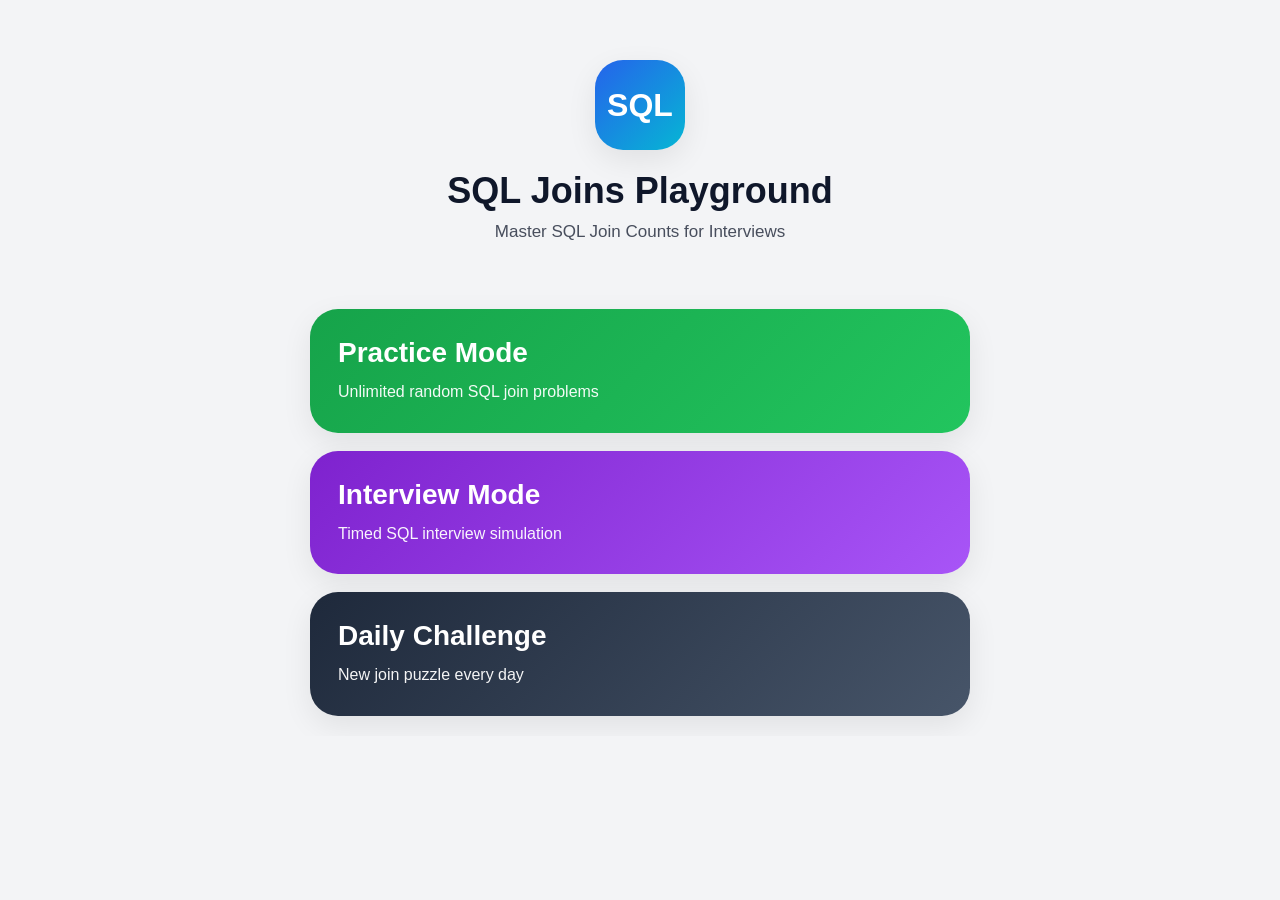
<file: index.html>
<!DOCTYPE html>
<html>
<head>

<meta charset="UTF-8">

<meta
name="viewport"
content="width=device-width, initial-scale=1, maximum-scale=1, user-scalable=no, viewport-fit=cover">

<title>SQL Joins Playground</title>

<link rel="stylesheet" href="style.css">

</head>

<body class="home-body">

<div class="hero">

<div class="app-logo">SQL</div>

<h1>SQL Joins Playground</h1>

<p class="subtitle">
Master SQL Join Counts for Interviews
</p>

</div>

<div class="home-grid">

<a href="practice.html" class="mode-card practice-card">

<div class="mode-title">
Practice Mode
</div>

<div class="mode-desc">
Unlimited random SQL join problems
</div>

</a>

<a href="interview.html" class="mode-card interview-card">

<div class="mode-title">
Interview Mode
</div>

<div class="mode-desc">
Timed SQL interview simulation
</div>

</a>

<a href="daily.html" class="mode-card daily-card">

<div class="mode-title">
Daily Challenge
</div>

<div class="mode-desc">
New join puzzle every day
</div>

</a>

</div>

</body>
</html>
</file>
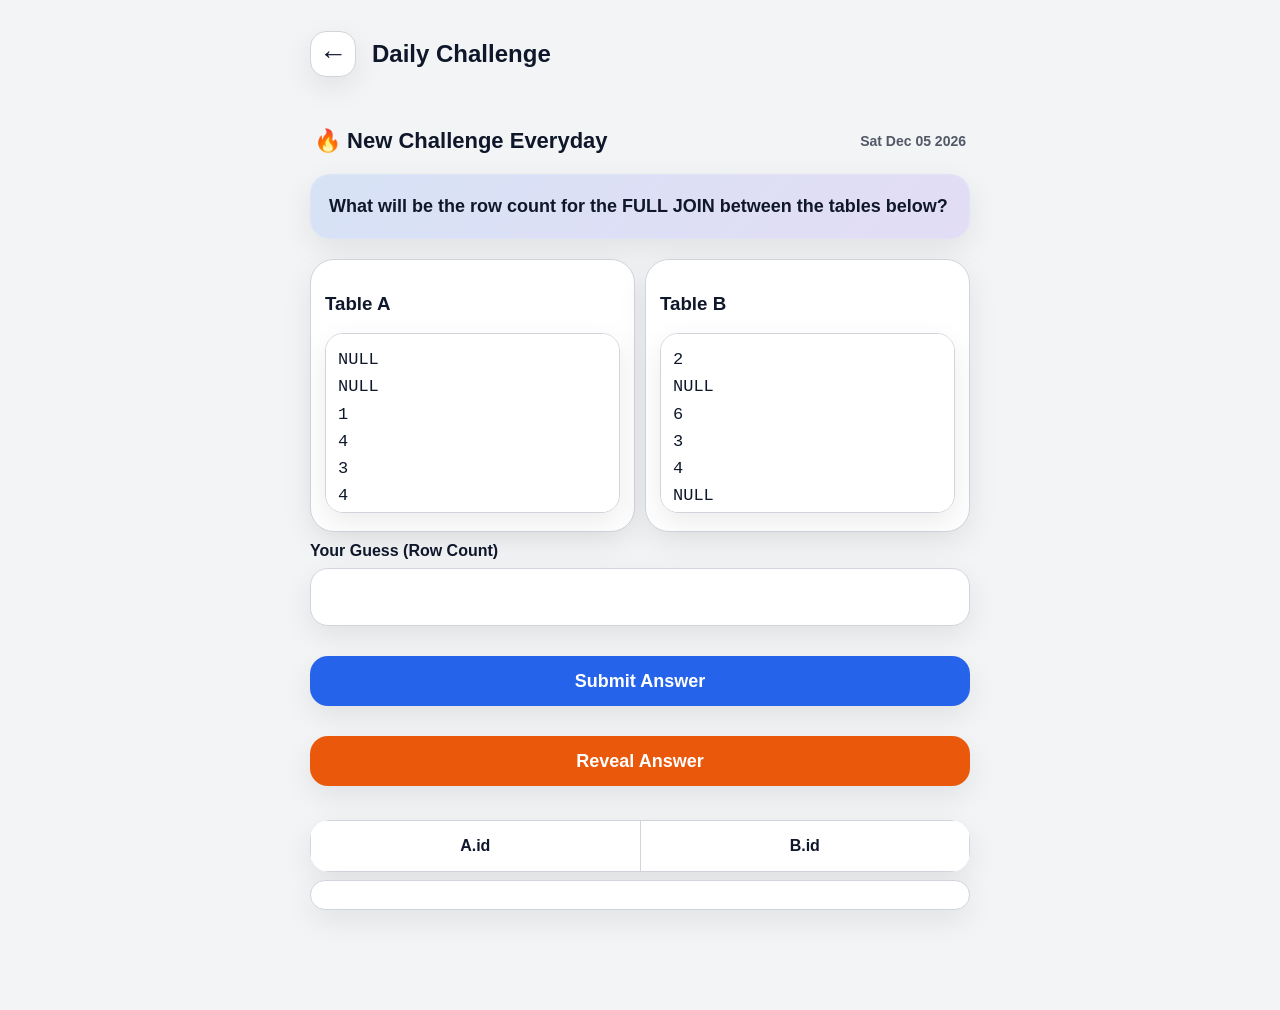
<file: daily.html>
<!DOCTYPE html>
<html>
<head>

<meta charset="UTF-8">

<meta
name="viewport"
content="width=device-width, initial-scale=1, maximum-scale=1, user-scalable=no, viewport-fit=cover">

<title>Daily Challenge</title>

<link rel="stylesheet" href="style.css">

</head>

<body>

<div class="topbar">

<a href="index.html" class="back-btn">←</a>

<h2>Daily Challenge</h2>

</div>

<div class="page">

<div class="daily-header">

<div class="daily-title">
🔥 New Challenge Everyday
</div>

<div class="daily-date" id="challengeDate"></div>

</div>

<div class="question-box" id="questionText"></div>
  
<div class="container">

<div class="tablebox">

<h3>Table A</h3>

<textarea id="tableA"></textarea>

</div>

<div class="tablebox">

<h3>Table B</h3>

<textarea id="tableB"></textarea>

</div>

</div>



<label>Your Guess (Row Count)</label>

<input type="number" id="guess">

<button class="check" onclick="checkDailyChallenge()">
Submit Answer
</button>

<button class="reveal" onclick="revealDailyAnswer()">
Reveal Answer
</button>

<div class="result" id="result"></div>

<table>

<thead>
<tr>
<th>A.id</th>
<th>B.id</th>
</tr>
</thead>

<tbody id="rows"></tbody>

</table>

<div class="explanation" id="explanation"></div>

<div id="toast" class="toast"></div>

</div>

<script src="daily.js"></script>

</body>
</html>
</file>
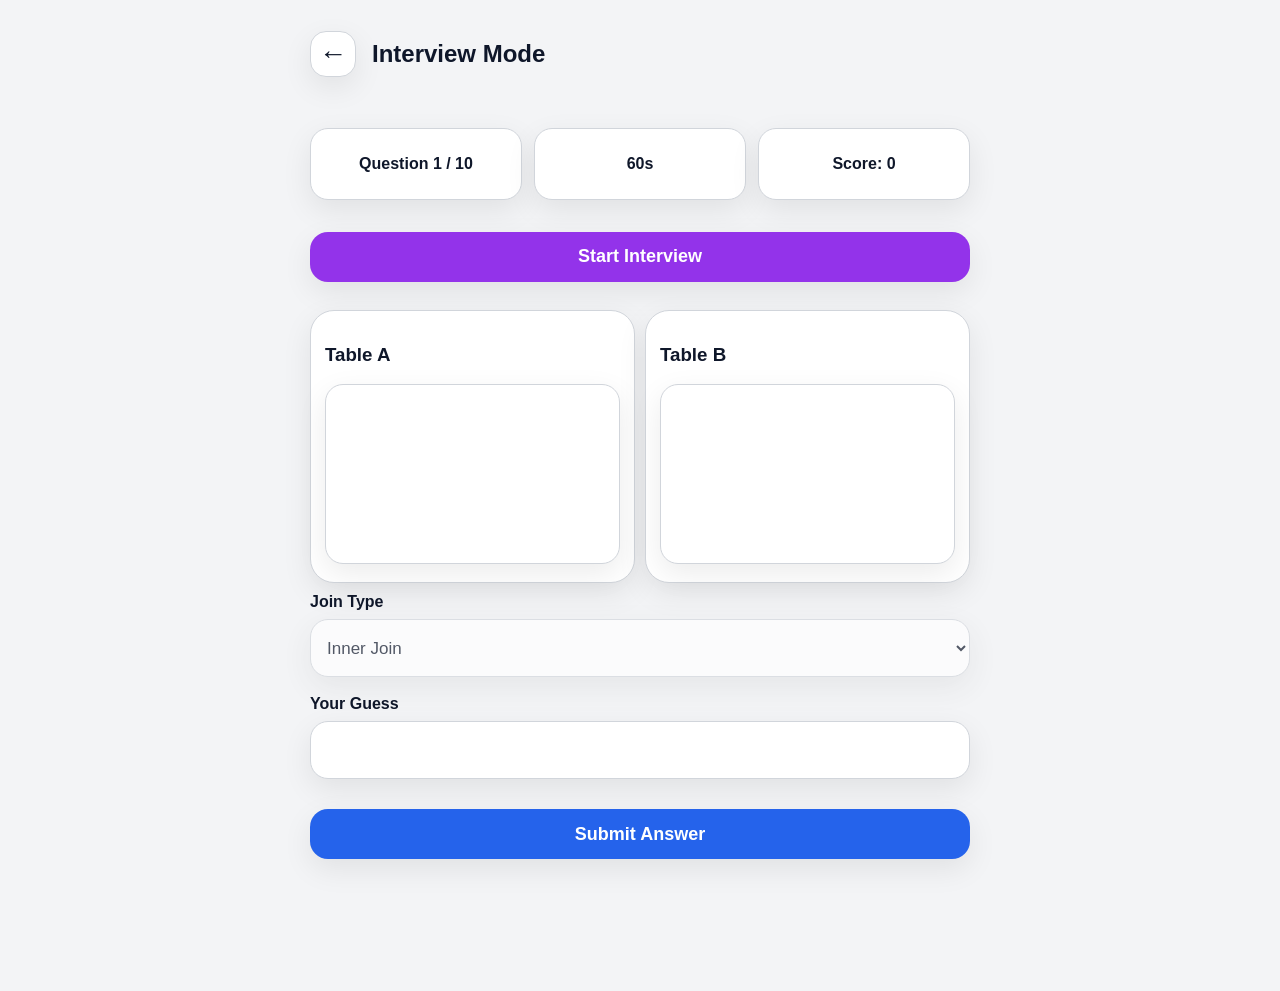
<file: interview.html>
<!DOCTYPE html>
<html>
<head>

<meta charset="UTF-8">

<meta
name="viewport"
content="width=device-width, initial-scale=1, maximum-scale=1, user-scalable=no, viewport-fit=cover">

<title>Interview Mode</title>
<link rel="stylesheet" href="style.css">

</head>

<body>

<div class="topbar">

<a href="index.html" class="back-btn">←</a>

<h2>Interview Mode</h2>

</div>

<div class="page">

<div class="panel">

<div class="panel-item" id="questionNumber">
Question 1 / 10
</div>

<div class="panel-item" id="timer">
60s
</div>

<div class="panel-item" id="score">
Score: 0
</div>

</div>

<button
class="interview"
id="startBtn"
onclick="startInterview()">
Start Interview
</button>

<div class="container">

<div class="tablebox">

<h3>Table A</h3>

<textarea id="tableA"></textarea>

</div>

<div class="tablebox">

<h3>Table B</h3>

<textarea id="tableB"></textarea>

</div>

</div>

<label>Join Type</label>

<select id="joinType" disabled>

<option value="inner">Inner Join</option>
<option value="left">Left Join</option>
<option value="right">Right Join</option>
<option value="full">Full Join</option>
<option value="cartesian">Cartesian Join</option>
<option value="union">Union</option>
<option value="unionall">Union All</option>

</select>

<label>Your Guess</label>

<input type="number" id="guess">

<button class="check" onclick="submitInterviewAnswer()">
Submit Answer
</button>

<div class="result" id="result"></div>

</div>

<div id="toast" class="toast"></div>
  
<script src="interview.js"></script>

</body>
</html>
</file>
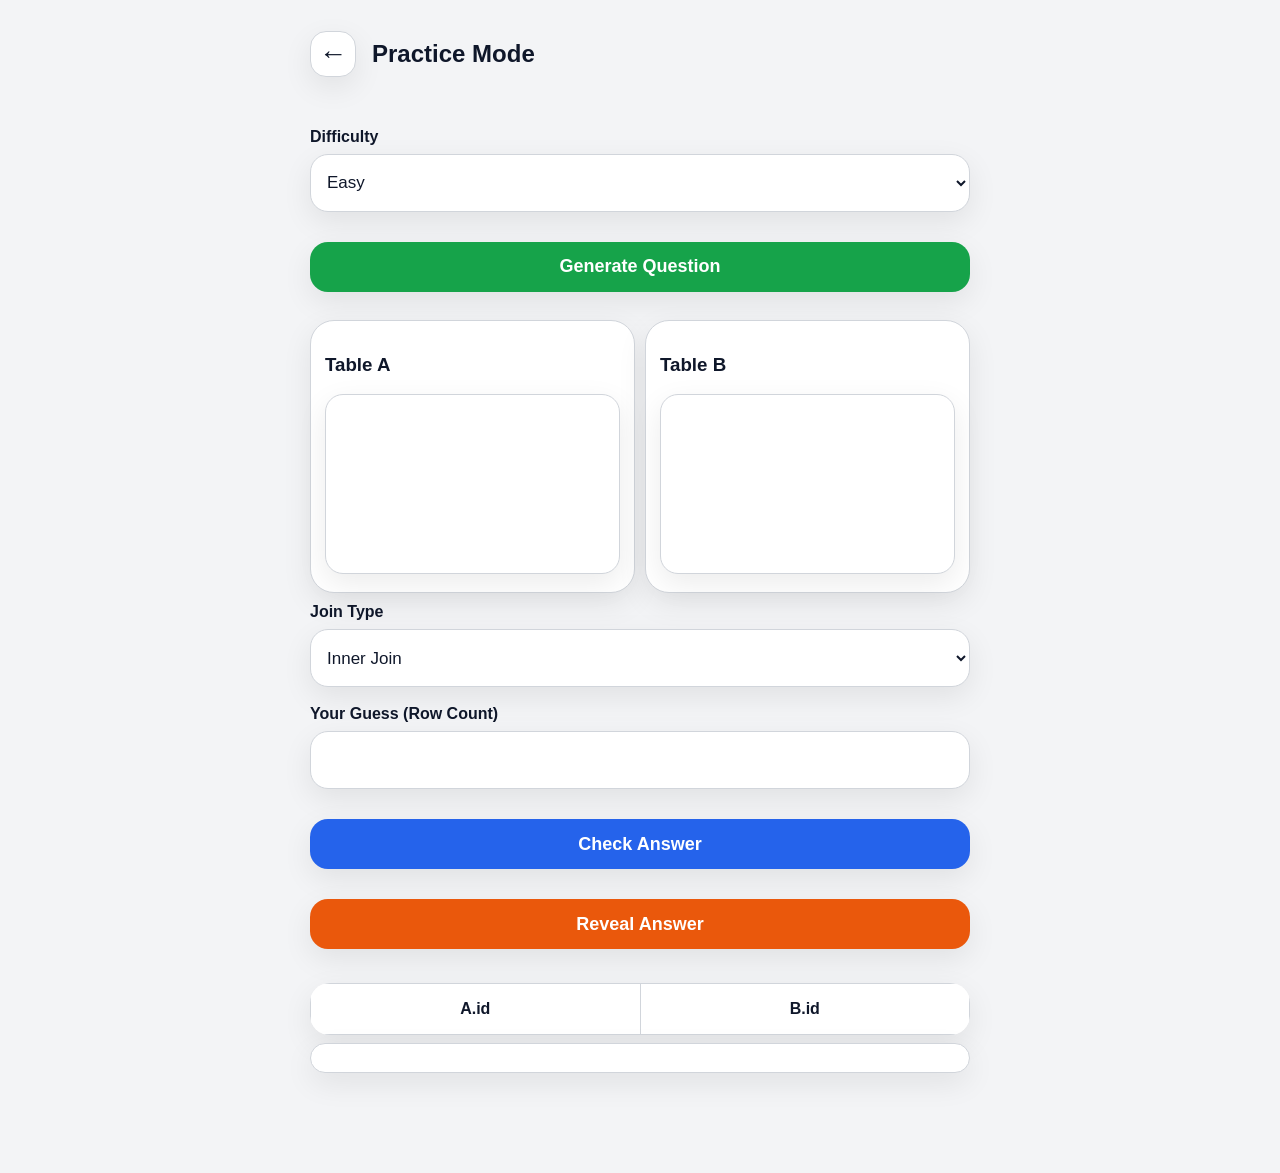
<file: practice.html>
<!DOCTYPE html>
<html>
<head>

<meta charset="UTF-8">

<meta
name="viewport"
content="width=device-width, initial-scale=1, maximum-scale=1, user-scalable=no, viewport-fit=cover">

<title>Practice Mode</title>

<link rel="stylesheet" href="style.css">

</head>

<body>

<div class="topbar">

<a href="index.html" class="back-btn">←</a>

<h2>Practice Mode</h2>

</div>

<div class="page">

<label>Difficulty</label>

<select id="difficulty">

<option value="easy">Easy</option>
<option value="medium">Medium</option>
<option value="hard">Hard</option>

</select>

<button class="generate" onclick="generate()">
Generate Question
</button>

<div class="container">

<div class="tablebox">

<h3>Table A</h3>

<textarea id="tableA"></textarea>

</div>

<div class="tablebox">

<h3>Table B</h3>

<textarea id="tableB"></textarea>

</div>

</div>

<label>Join Type</label>

<select id="joinType">

<option value="inner">Inner Join</option>
<option value="left">Left Join</option>
<option value="right">Right Join</option>
<option value="full">Full Join</option>
<option value="cartesian">Cartesian Join</option>
<option value="union">Union</option>
<option value="unionall">Union All</option>

</select>

<label>Your Guess (Row Count)</label>

<input type="number" id="guess">

<button class="check" onclick="check()">
Check Answer
</button>

<button class="reveal" onclick="reveal()">
Reveal Answer
</button>

<div class="result" id="result"></div>


<table>

<thead>

<tr>
<th>A.id</th>
<th>B.id</th>
</tr>

</thead>

<tbody id="rows"></tbody>

</table>

<div class="explanation" id="explanation"></div>
  
</div>



<div id="toast" class="toast"></div>
  
<script src="app.js"></script>

</body>
</html>
</file>
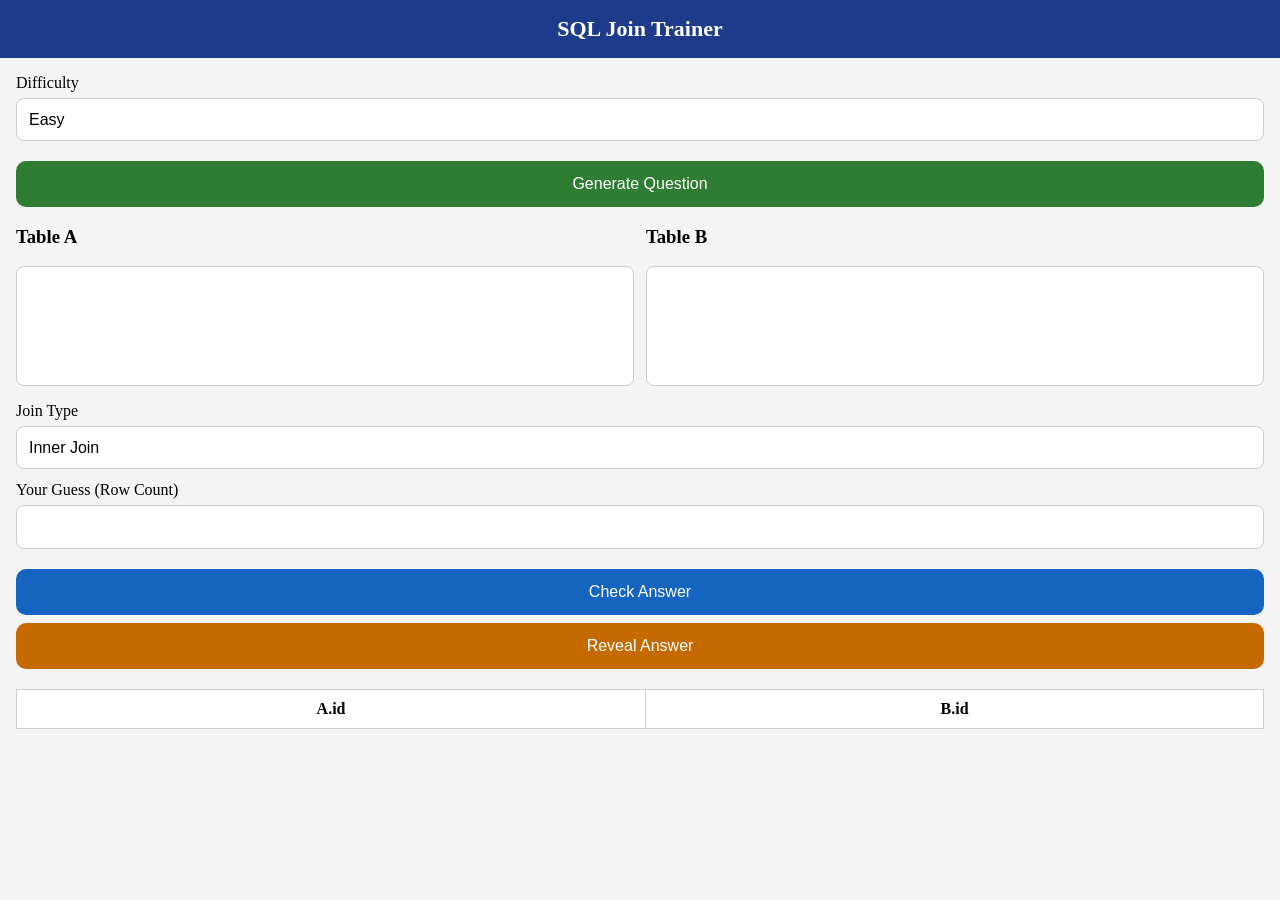
<file: Was working correct.html>
<!DOCTYPE html>
<html>

<head>

<meta charset="UTF-8">
<meta name="viewport" content="width=device-width, initial-scale=1, viewport-fit=cover">
<meta name="color-scheme" content="light dark">

<title>SQL Join Trainer</title>

<style>

:root{

--bg:#f4f4f4;
--text:#000;
--card:#ffffff;
--border:#cccccc;

--header:#1E3A8A;

--btn-green:#2E7D32;
--btn-blue:#1565C0;
--btn-orange:#C66900;

}

@media (prefers-color-scheme: dark){

:root{

--bg:#121212;
--text:#ffffff;
--card:#1e1e1e;
--border:#444;

}

}

*{
box-sizing:border-box;
}

body{
font-family:-apple-system;
margin:0;
background:var(--bg);
color:var(--text);
}

h1{
font-size:22px;
background:var(--header);
color:white;
padding:16px;
padding-top:calc(16px + env(safe-area-inset-top));
text-align:center;
margin:0;
}

.page{
padding:16px;
}

label{
display:block;
margin-bottom:6px;
}

textarea{
width:100%;
min-height:120px;
font-size:16px;
padding:10px;
margin-bottom:12px;

background:var(--card);
color:var(--text);

border:1px solid var(--border);
border-radius:8px;

resize:none;
overflow:hidden;

appearance:none;
-webkit-appearance:none;
}

select,input{
width:100%;
padding:12px;
font-size:16px;
margin-bottom:12px;

background:var(--card);
color:var(--text);

border:1px solid var(--border);
border-radius:8px;

appearance:none;
-webkit-appearance:none;
}

button{
width:100%;
padding:14px;
font-size:16px;
margin-top:8px;

border:none;
border-radius:10px;

color:white;
}

.generate{
background:var(--btn-green);
}

.check{
background:var(--btn-blue);
}

.reveal{
background:var(--btn-orange);
}

.container{
display:flex;
gap:12px;
}

.tablebox{
flex:1;
}

table{
width:100%;
border-collapse:collapse;
margin-top:20px;
background:var(--card);
}

td,th{
border:1px solid var(--border);
padding:10px;
text-align:center;
}

.result{
font-size:20px;
font-weight:bold;
margin-top:16px;
}

</style>

</head>

<body>

<h1>SQL Join Trainer</h1>

<div class="page">

<label>Difficulty</label>

<select id="difficulty">
<option value="easy">Easy</option>
<option value="medium">Medium</option>
<option value="hard">Hard</option>
</select>

<button class="generate" onclick="generate()">
Generate Question
</button>

<div class="container">

<div class="tablebox">

<h3>Table A</h3>
<textarea id="tableA"></textarea>

</div>

<div class="tablebox">

<h3>Table B</h3>
<textarea id="tableB"></textarea>

</div>

</div>

<label>Join Type</label>

<select id="joinType">

<option value="inner">Inner Join</option>
<option value="left">Left Join</option>
<option value="right">Right Join</option>
<option value="full">Full Join</option>
<option value="cartesian">Cartesian Join</option>
<option value="union">Union</option>
<option value="unionall">Union All</option>

</select>

<label>Your Guess (Row Count)</label>

<input type="number" id="guess">

<button class="check" onclick="check()">
Check Answer
</button>

<button class="reveal" onclick="reveal()">
Reveal Answer
</button>

<div class="result" id="result"></div>

<table>

<thead>
<tr>
<th>A.id</th>
<th>B.id</th>
</tr>
</thead>

<tbody id="rows"></tbody>

</table>

</div>

<script>

let answer=[]

function displayValue(v){

return v===null ? "NULL" : v

}

function autoResizeTextarea(el){

el.style.height="auto"
el.style.height=el.scrollHeight+"px"

}

function generateValue(type,max,includeNull){

if(includeNull && Math.random()<0.35){

return null

}

if(type==="number"){

return Math.floor(Math.random()*max)+1

}

return String.fromCharCode(65 + Math.floor(Math.random()*max))

}

function randomList(size,max,includeNull,type){

let arr=[]

for(let i=0;i<size;i++){

arr.push(generateValue(type,max,includeNull))

}

return arr

}

function generate(){

let diff=document.getElementById("difficulty").value

let sizeA=3
let sizeB=3
let max=3
let includeNull=false

if(diff==="medium"){

sizeA=5
sizeB=5
max=4
includeNull=true

}

if(diff==="hard"){

sizeA=7
sizeB=7
max=5
includeNull=true

}

let type=Math.random()<0.5 ? "number" : "alpha"

let A=randomList(sizeA,max,includeNull,type)
let B=randomList(sizeB,max,includeNull,type)

let ta=document.getElementById("tableA")
let tb=document.getElementById("tableB")

ta.value=A.map(displayValue).join("\n")
tb.value=B.map(displayValue).join("\n")

autoResizeTextarea(ta)
autoResizeTextarea(tb)

document.getElementById("rows").innerHTML=""
document.getElementById("result").innerText=""

}

function parse(x){

return x.split(/\n/).map(v=>{

v=v.trim()

if(v.toLowerCase()==="null") return null

return v

})

}

function join(A,B,type){

let rows=[]

if(type==="inner"){

A.forEach(a=>{

B.forEach(b=>{

if(a!==null && b!==null && a===b){

rows.push([a,b])

}

})

})

}

if(type==="left"){

A.forEach(a=>{

let matched=false

B.forEach(b=>{

if(a!==null && b!==null && a===b){

rows.push([a,b])

matched=true

}

})

if(!matched){

rows.push([a,null])

}

})

}

if(type==="right"){

B.forEach(b=>{

let matched=false

A.forEach(a=>{

if(a!==null && b!==null && a===b){

rows.push([a,b])

matched=true

}

})

if(!matched){

rows.push([null,b])

}

})

}

if(type==="full"){

let matched=new Array(B.length).fill(false)

A.forEach(a=>{

let m=false

B.forEach((b,i)=>{

if(a!==null && b!==null && a===b){

rows.push([a,b])

matched[i]=true

m=true

}

})

if(!m){

rows.push([a,null])

}

})

B.forEach((b,i)=>{

if(!matched[i]){

rows.push([null,b])

}

})

}

if(type==="cartesian"){

A.forEach(a=>{

B.forEach(b=>{

rows.push([a,b])

})

})

}

if(type==="union"){

let set=[...new Set([...A,...B])]

set.forEach(x=>rows.push([x,""]))

}

if(type==="unionall"){

[...A,...B].forEach(x=>rows.push([x,""]))

}

return rows

}

function check(){

let A=parse(document.getElementById("tableA").value)
let B=parse(document.getElementById("tableB").value)

let type=document.getElementById("joinType").value

answer=join(A,B,type)

let guess=parseInt(document.getElementById("guess").value)

if(guess===answer.length){

document.getElementById("result").innerText="â Correct"

}else{

document.getElementById("result").innerText="â Incorrect"

}

}

function reveal(){

let tbody=document.getElementById("rows")

tbody.innerHTML=""

answer.forEach(r=>{

let tr=document.createElement("tr")

let a=displayValue(r[0])
let b=displayValue(r[1])

tr.innerHTML="<td>"+a+"</td><td>"+b+"</td>"

tbody.appendChild(tr)

})

document.getElementById("result").innerText =
"Correct Row Count = " + answer.length

}

</script>

</body>

</html>
</file>
<file: style.css>
:root{

--bg:#f3f4f6;
--text:#0f172a;
--card:#ffffff;
--border:#d1d5db;

--green:#16a34a;
--blue:#2563eb;
--orange:#ea580c;
--purple:#9333ea;
--dark:#334155;

--shadow:0 10px 30px rgba(0,0,0,0.08);

}

@media (prefers-color-scheme: dark){

:root{

--bg:#020617;
--text:#f8fafc;
--card:#1e293b;
--border:#334155;

--shadow:0 10px 30px rgba(0,0,0,0.35);

}

}

*{
box-sizing:border-box;
-webkit-tap-highlight-color:transparent;
}

html,
body{
margin:0;
padding:0;
overflow-x:hidden;
touch-action:manipulation;
-webkit-text-size-adjust:none;
font-family:-apple-system,BlinkMacSystemFont,"Segoe UI",Roboto,sans-serif;
background:var(--bg);
color:var(--text);
}

.hero{
padding:60px 24px 30px;
text-align:center;
}

.app-logo{
width:90px;
height:90px;
margin:0 auto 20px;
border-radius:28px;
display:flex;
align-items:center;
justify-content:center;
font-size:32px;
font-weight:700;
color:white;
background:linear-gradient(135deg,#2563eb,#06b6d4);
box-shadow:var(--shadow);
}

h1{
margin:0;
font-size:36px;
font-weight:800;
}

.subtitle{
margin-top:10px;
font-size:17px;
opacity:0.75;
}

.home-grid{
padding:20px;
display:flex;
flex-direction:column;
gap:18px;
max-width:700px;
margin:auto;
}

.mode-card{
display:block;
text-decoration:none;
color:white;
padding:28px;
border-radius:28px;
box-shadow:var(--shadow);
}

.practice-card{
background:linear-gradient(135deg,#16a34a,#22c55e);
}

.interview-card{
background:linear-gradient(135deg,#7e22ce,#a855f7);
}

.daily-card{
background:linear-gradient(135deg,#1e293b,#475569);
}

.mode-title{
font-size:28px;
font-weight:700;
margin-bottom:10px;
}

.mode-desc{
font-size:16px;
line-height:1.6;
opacity:0.95;
}

.topbar{
display:flex;
align-items:center;
gap:16px;
padding:20px;
padding-top:calc(20px + env(safe-area-inset-top));
max-width:700px;
margin:auto;
}

.back-btn{
width:46px;
height:46px;
border-radius:16px;
display:flex;
align-items:center;
justify-content:center;
text-decoration:none;
font-size:28px;
background:var(--card);
color:var(--text);
border:1px solid var(--border);
box-shadow:var(--shadow);
}

.page{
max-width:700px;
margin:auto;
padding:20px;
padding-bottom:100px;
}

label{
display:block;
margin-bottom:8px;
font-size:16px;
font-weight:600;
}

select,
input,
textarea{

width:100%;
background:var(--card);
color:var(--text);
border:1px solid var(--border);
border-radius:18px;
padding:12px;
font-size:17px;
outline:none;
box-shadow:var(--shadow);

}

select,
input{
min-height:58px;
margin-bottom:18px;
}

textarea{
height:180px;
resize:none;
overflow:auto;
white-space:pre;
line-height:1.6;
}

button{

width:100%;

min-height:50px;

border:none;

border-radius:18px;

font-size:18px;

font-weight:700;

margin-top:12px;

margin-bottom:18px;

cursor:pointer;

color:white;

box-shadow:var(--shadow);

}

.generate{
background:#16a34a;
}

.check{
background:#2563eb;
}

.reveal{
background:#ea580c;
}

.interview{
background:#9333ea;
}

.container{

display:flex;

flex-direction:row;

gap:10px;

align-items:flex-start;

width:100%;

margin-top:10px;

}

.tablebox{

flex:1;

min-width:0;

background:var(--card);

padding:14px;

border-radius:24px;

border:1px solid var(--border);

box-shadow:var(--shadow);

margin-bottom:10px;

}

.panel{
display:flex;
gap:12px;
margin-bottom:20px;
}

.panel-item{

flex:1;
background:var(--card);
border:1px solid var(--border);

padding:12px;

border-radius:18px;

text-align:center;

font-size:16px;
font-weight:700;

min-height:72px;

display:flex;
align-items:center;
justify-content:center;

box-shadow:var(--shadow);

}

.result{

margin-top:14px;

margin-bottom:8px;

font-size:20px;

font-weight:700;

text-align:center;

}

table{
width:100%;
margin-top:16px;
border-collapse:collapse;
background:var(--card);
box-shadow:var(--shadow);
overflow:hidden;
border-radius:20px;
}

th,
td{
padding:16px;
border:1px solid var(--border);
text-align:center;
background:var(--card);
color:var(--text);
}

@media(max-width:768px){

.page,
.home-grid{
padding-left:18px;
padding-right:18px;
}

.mode-title{
font-size:24px;
}

textarea{
height:220px;
font-size:16px;
}

.panel-item{
font-size:18px;
padding:16px;
}

}

.explanation{

margin-top:8px;
width:100%;
max-width:100%;
padding:14px 16px;
background:var(--card);
border:1px solid var(--border);
border-radius:16px;
line-height:1.6;
box-shadow:var(--shadow);
font-size:14px;
text-align:left;

color:var(--text);

}

.toast{

position:fixed;

left:50%;

bottom:calc(90px + env(safe-area-inset-bottom));

transform:translateX(-50%) translateY(120px);

padding:14px 22px;

border-radius:14px;

font-size:16px;

font-weight:700;

color:white;

z-index:9999;

opacity:0;

transition:0.35s ease;

box-shadow:0 10px 25px rgba(0,0,0,0.25);

}

.toast.show{

opacity:1;

transform:translateX(-50%) translateY(0);

}

.toast.success{
background:#16a34a;
}

.toast.error{
background:#dc2626;
}

.daily-header{

display:flex;

align-items:center;

justify-content:space-between;

margin-bottom:20px;

padding:0 4px;

}

.daily-title{

font-size:22px;

font-weight:800;

color:var(--text);

}

.daily-date{

font-size:14px;

font-weight:600;

opacity:0.7;

color:var(--text);

}

.question-box{

margin-bottom:20px;

padding:18px;

background:linear-gradient(
135deg,
rgba(59,130,246,0.15),
rgba(139,92,246,0.15)
);

border:1px solid rgba(255,255,255,0.08);

border-radius:20px;

font-size:18px;

font-weight:700;

line-height:1.5;

color:var(--text);

box-shadow:var(--shadow);

}
</file>
